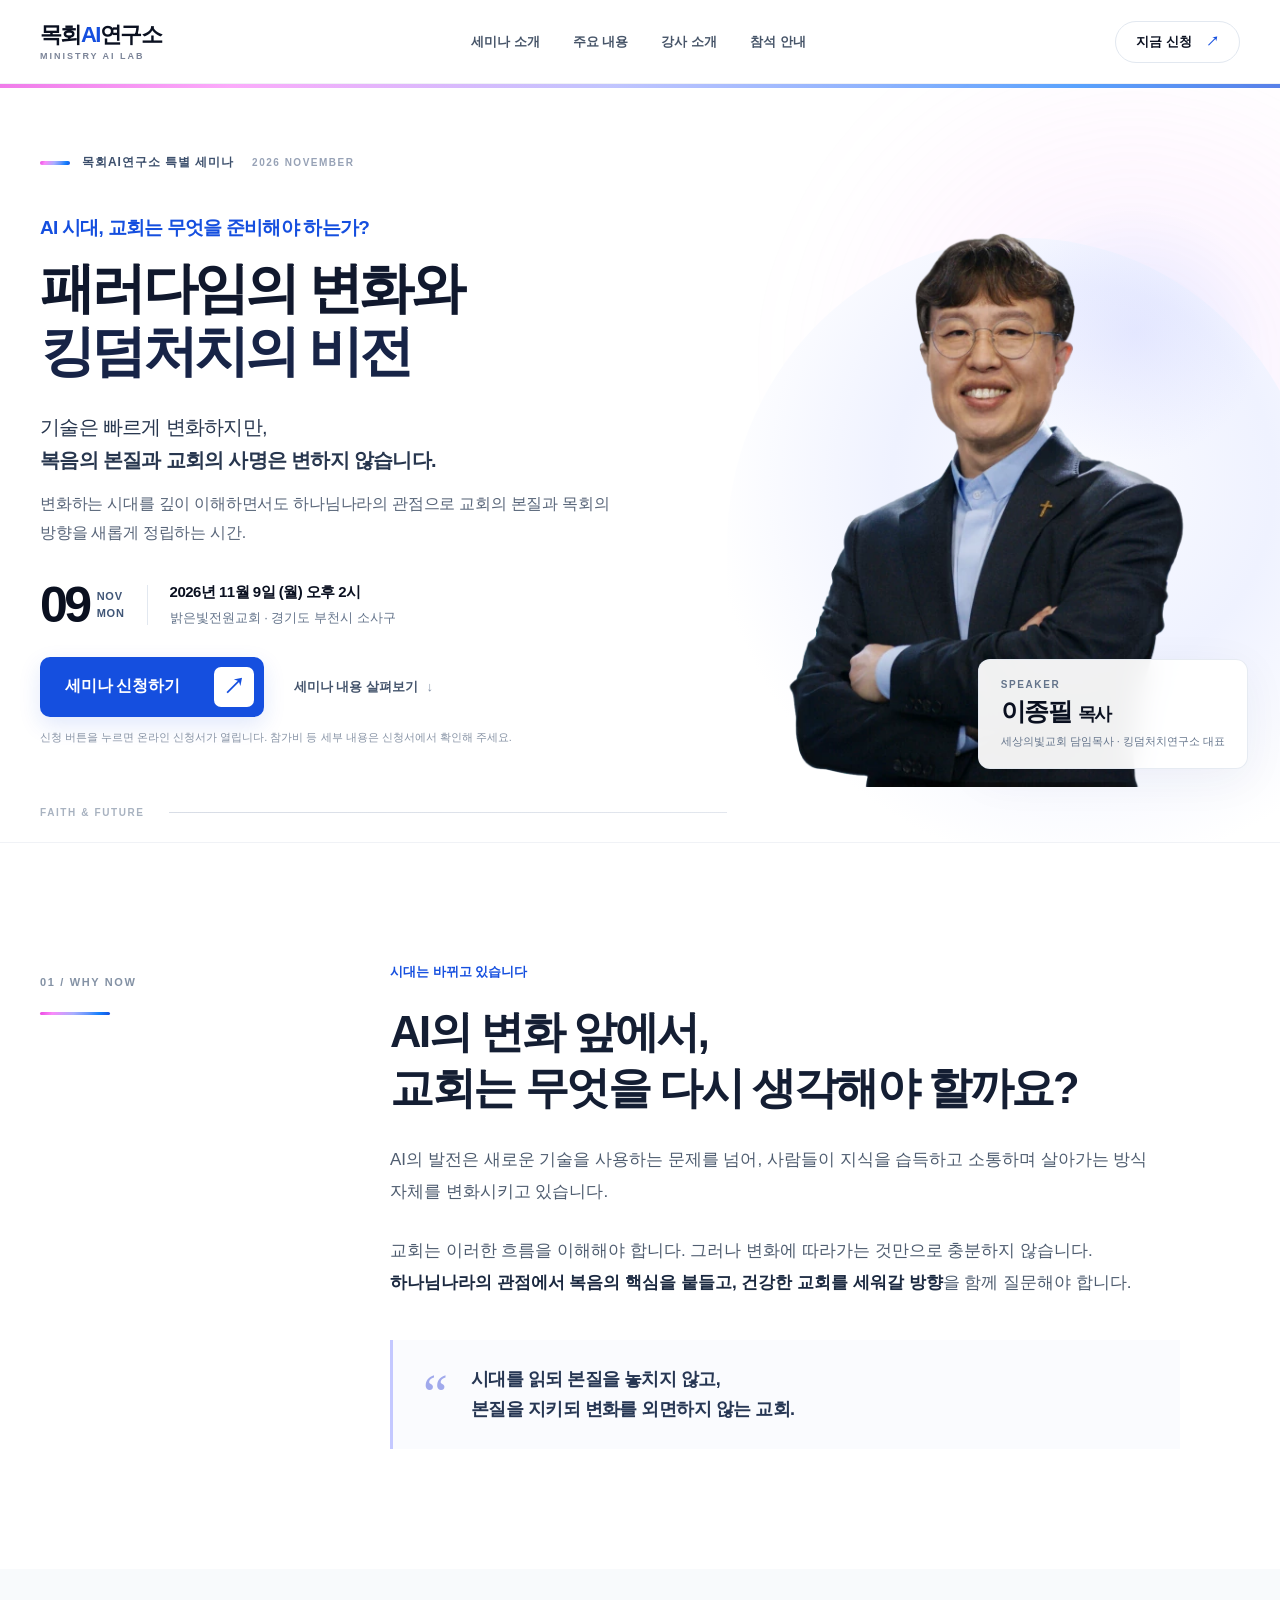
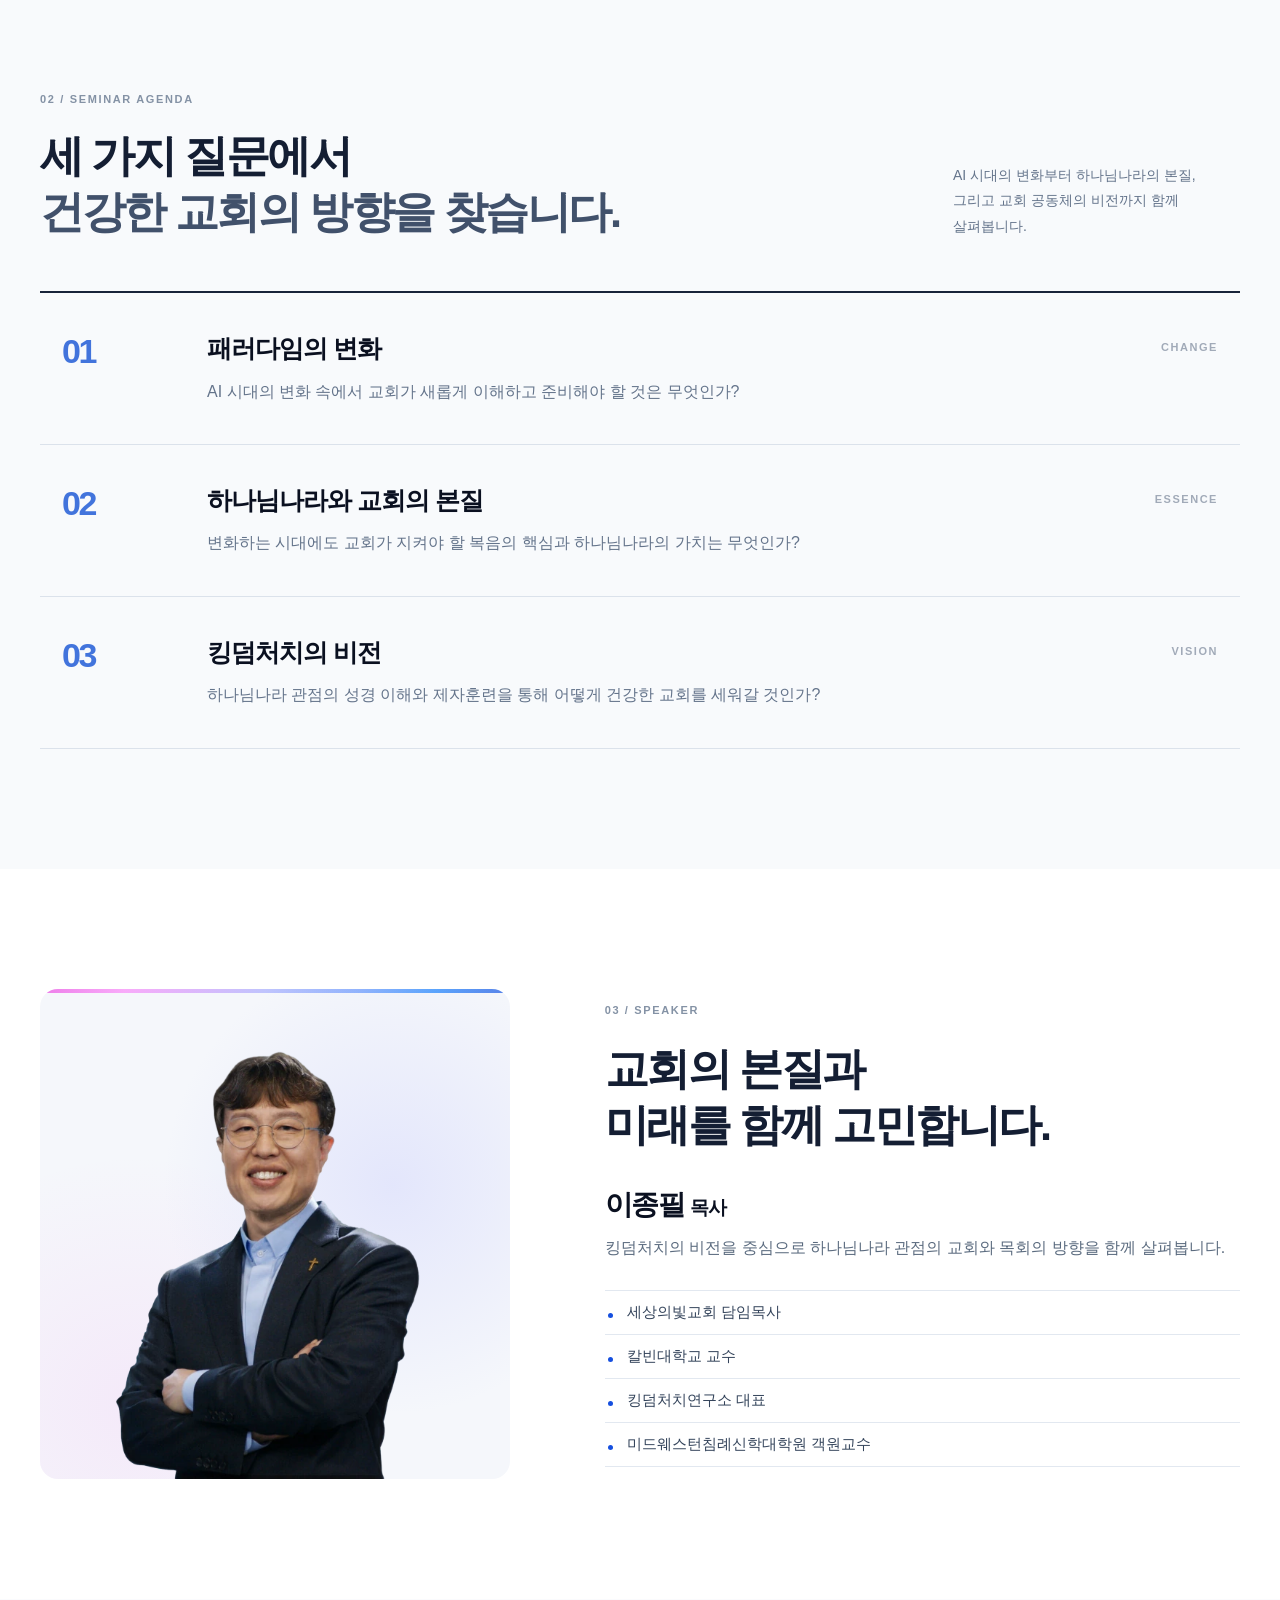
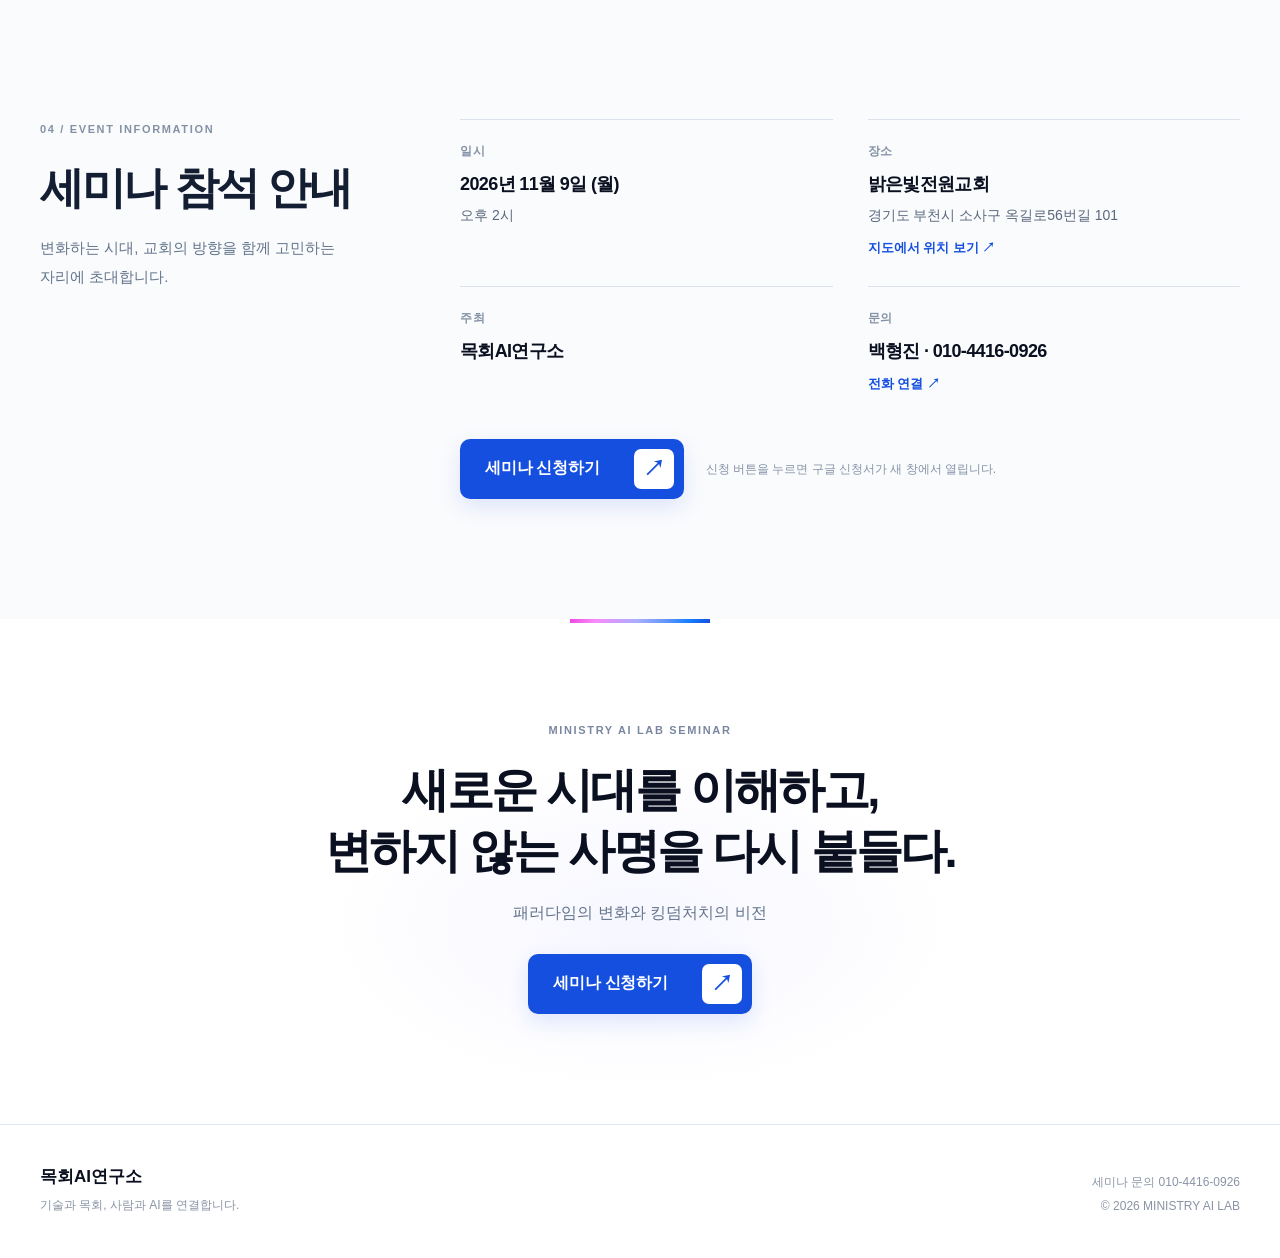
<file: landing/index.html>
<!doctype html>
<html lang="ko">
<head>
  <meta charset="utf-8">
  <meta name="viewport" content="width=device-width, initial-scale=1, viewport-fit=cover">
  <meta name="theme-color" content="#ffffff">
  <meta name="description" content="AI 시대, 교회는 무엇을 준비해야 하는가? 2026년 11월 9일 월요일 오후 2시, 밝은빛전원교회. 이종필 목사와 함께하는 목회AI연구소 세미나.">
  <meta property="og:type" content="website">
  <meta property="og:title" content="패러다임의 변화와 킹덤처치의 비전 | 목회AI연구소">
  <meta property="og:description" content="AI 시대, 교회는 무엇을 준비해야 하는가? 11월 9일 오후 2시, 밝은빛전원교회">
  <meta property="og:image" content="assets/og-preview.png">
  <title>패러다임의 변화와 킹덤처치의 비전 | 목회AI연구소</title>
  <link rel="preload" href="assets/speaker-lee-jongpil.webp" as="image" type="image/webp">
  <link rel="stylesheet" href="styles.css">
  <script src="script.js" defer></script>
</head>
<body>
  <a class="skip-link" href="#main">본문 바로가기</a>

  <header class="site-header">
    <div class="container nav-inner">
      <a class="brand" href="#top" aria-label="목회AI연구소 홈으로">
        <span class="brand-title">목회<span class="brand-ai">AI</span>연구소</span>
        <span class="brand-caption">MINISTRY AI LAB</span>
      </a>
      <nav class="desktop-nav" aria-label="페이지 내 이동">
        <a href="#about">세미나 소개</a>
        <a href="#agenda">주요 내용</a>
        <a href="#speaker">강사 소개</a>
        <a href="#information">참석 안내</a>
      </nav>
      <a class="header-action register-link" href="https://forms.gle/MtNb68xxpQVmZByk9" target="_blank" rel="noopener noreferrer" aria-label="세미나 온라인 신청 페이지 열기">지금 신청 <span aria-hidden="true">↗</span></a>
    </div>
  </header>

  <main id="main">
    <section class="hero" id="top" aria-labelledby="hero-title">
      <div class="hero-glow" aria-hidden="true"></div>
      <div class="container hero-grid">
        <div class="hero-copy">
          <div class="eyebrow"><span class="eyebrow-mark" aria-hidden="true"></span> 목회AI연구소 특별 세미나 <span class="eyebrow-tail">2026 NOVEMBER</span></div>
          <p class="hero-question">AI 시대, 교회는 무엇을 준비해야 하는가?</p>
          <h1 id="hero-title">패러다임의 변화와<br><span>킹덤처치의 비전</span></h1>
          <p class="hero-lead">기술은 빠르게 변화하지만,<br class="desktop-only"> <strong>복음의 본질과 교회의 사명은 변하지 않습니다.</strong></p>
          <p class="hero-description">변화하는 시대를 깊이 이해하면서도 하나님나라의 관점으로 교회의 본질과 목회의 방향을 새롭게 정립하는 시간.</p>
          <div class="hero-meta" aria-label="세미나 핵심 정보">
            <div class="meta-date"><span class="date-day">09</span><span class="date-month">NOV<br>MON</span></div>
            <div class="meta-divider" aria-hidden="true"></div>
            <div class="meta-info"><strong>2026년 11월 9일 (월) 오후 2시</strong><span>밝은빛전원교회 · 경기도 부천시 소사구</span></div>
          </div>
          <div class="hero-actions">
            <a class="primary-btn register-link" href="https://forms.gle/MtNb68xxpQVmZByk9" target="_blank" rel="noopener noreferrer" aria-label="세미나 온라인 신청 페이지 열기"><span class="register-label">세미나 신청하기</span> <span class="btn-icon" aria-hidden="true">↗</span></a>
            <a class="text-link" href="#agenda">세미나 내용 살펴보기 <span aria-hidden="true">↓</span></a>
          </div>
          <p class="hero-small">신청 버튼을 누르면 온라인 신청서가 열립니다. 참가비 등 세부 내용은 신청서에서 확인해 주세요.</p>
        </div>
        <div class="hero-visual" aria-label="강사 이종필 목사 사진">
          <div class="visual-ring" aria-hidden="true"></div>
          <div class="visual-wash" aria-hidden="true"></div>
          <picture><source srcset="assets/speaker-lee-jongpil.webp" type="image/webp"><img src="assets/speaker-lee-jongpil.png" width="561" height="640" alt="이종필 목사, 밝은 표정으로 팔짱을 끼고 있는 모습" fetchpriority="high"></picture>
          <div class="hero-speaker-tag"><span class="tag-label">SPEAKER</span><strong>이종필 <span>목사</span></strong><small>세상의빛교회 담임목사 · 킹덤처치연구소 대표</small></div>
        </div>
      </div>
      <div class="container bottom-trace"><span>FAITH & FUTURE</span><div class="trace-line" aria-hidden="true"></div><span>THE KINGDOM CHURCH</span></div>
    </section>

    <section class="intro section" id="about" aria-labelledby="about-title">
      <div class="container intro-layout">
        <div class="section-side"><span class="section-index">01 / WHY NOW</span><div class="accent-line" aria-hidden="true"></div></div>
        <div class="intro-main">
          <p class="section-kicker">시대는 바뀌고 있습니다</p>
          <h2 id="about-title">AI의 변화 앞에서,<br>교회는 무엇을 다시 생각해야 할까요?</h2>
          <p>AI의 발전은 새로운 기술을 사용하는 문제를 넘어, 사람들이 지식을 습득하고 소통하며 살아가는 방식 자체를 변화시키고 있습니다.</p>
          <p>교회는 이러한 흐름을 이해해야 합니다. 그러나 변화에 따라가는 것만으로 충분하지 않습니다. <strong>하나님나라의 관점에서 복음의 핵심을 붙들고, 건강한 교회를 세워갈 방향</strong>을 함께 질문해야 합니다.</p>
          <div class="statement"><span aria-hidden="true">“</span><p>시대를 읽되 본질을 놓치지 않고,<br>본질을 지키되 변화를 외면하지 않는 교회.</p></div>
        </div>
      </div>
    </section>

    <section class="agenda section" id="agenda" aria-labelledby="agenda-title">
      <div class="container">
        <div class="section-header"><div><span class="section-index">02 / SEMINAR AGENDA</span><h2 id="agenda-title">세 가지 질문에서<br><span>건강한 교회의 방향을 찾습니다.</span></h2></div><p>AI 시대의 변화부터 하나님나라의 본질, 그리고 교회 공동체의 비전까지 함께 살펴봅니다.</p></div>
        <div class="agenda-list">
          <article class="agenda-item"><span class="agenda-num">01</span><div class="agenda-content"><h3>패러다임의 변화</h3><p>AI 시대의 변화 속에서 교회가 새롭게 이해하고 준비해야 할 것은 무엇인가?</p></div><span class="agenda-keyword">CHANGE</span></article>
          <article class="agenda-item"><span class="agenda-num">02</span><div class="agenda-content"><h3>하나님나라와 교회의 본질</h3><p>변화하는 시대에도 교회가 지켜야 할 복음의 핵심과 하나님나라의 가치는 무엇인가?</p></div><span class="agenda-keyword">ESSENCE</span></article>
          <article class="agenda-item"><span class="agenda-num">03</span><div class="agenda-content"><h3>킹덤처치의 비전</h3><p>하나님나라 관점의 성경 이해와 제자훈련을 통해 어떻게 건강한 교회를 세워갈 것인가?</p></div><span class="agenda-keyword">VISION</span></article>
        </div>
      </div>
    </section>

    <section class="speaker-section section" id="speaker" aria-labelledby="speaker-title">
      <div class="container speaker-layout">
        <div class="speaker-photo"><div class="speaker-photo-field" aria-hidden="true"></div><picture><source srcset="assets/speaker-lee-jongpil.webp" type="image/webp"><img src="assets/speaker-lee-jongpil.png" width="561" height="640" loading="lazy" alt="세미나 강사 이종필 목사"></picture></div>
        <div class="speaker-copy"><span class="section-index">03 / SPEAKER</span><h2 id="speaker-title">교회의 본질과<br>미래를 함께 고민합니다.</h2><p class="speaker-name">이종필 <span>목사</span></p><p class="speaker-intro">킹덤처치의 비전을 중심으로 하나님나라 관점의 교회와 목회의 방향을 함께 살펴봅니다.</p><ul class="credentials"><li>세상의빛교회 담임목사</li><li>칼빈대학교 교수</li><li>킹덤처치연구소 대표</li><li>미드웨스턴침례신학대학원 객원교수</li></ul></div>
      </div>
    </section>

    <section class="info section" id="information" aria-labelledby="info-title">
      <div class="container info-layout">
        <div class="info-heading"><span class="section-index">04 / EVENT INFORMATION</span><h2 id="info-title">세미나 참석 안내</h2><p>변화하는 시대, 교회의 방향을 함께 고민하는 자리에 초대합니다.</p></div>
        <div class="info-content">
          <dl class="details-grid"><div><dt>일시</dt><dd><strong>2026년 11월 9일 (월)</strong><span>오후 2시</span></dd></div><div><dt>장소</dt><dd><strong>밝은빛전원교회</strong><span>경기도 부천시 소사구 옥길로56번길 101</span><a class="inline-link" href="https://www.google.com/maps/search/?api=1&amp;query=%EA%B2%BD%EA%B8%B0%EB%8F%84%20%EB%B6%80%EC%B2%9C%EC%8B%9C%20%EC%86%8C%EC%82%AC%EA%B5%AC%20%EC%98%A5%EA%B8%B8%EB%A1%9C56%EB%B2%88%EA%B8%B8%20101" target="_blank" rel="noopener noreferrer">지도에서 위치 보기 ↗</a></dd></div><div><dt>주최</dt><dd><strong>목회AI연구소</strong></dd></div><div><dt>문의</dt><dd><strong>백형진 · 010-4416-0926</strong><a class="inline-link" href="tel:01044160926">전화 연결 ↗</a></dd></div></dl>
          <div class="info-actions"><a class="primary-btn register-link" href="https://forms.gle/MtNb68xxpQVmZByk9" target="_blank" rel="noopener noreferrer" aria-label="세미나 온라인 신청 페이지 열기"><span class="register-label">세미나 신청하기</span><span class="btn-icon" aria-hidden="true">↗</span></a><p>신청 버튼을 누르면 구글 신청서가 새 창에서 열립니다.</p></div>
        </div>
      </div>
    </section>

    <section class="closing" aria-labelledby="closing-title"><div class="container closing-inner"><p class="closing-kicker">MINISTRY AI LAB SEMINAR</p><h2 id="closing-title">새로운 시대를 이해하고,<br>변하지 않는 사명을 다시 붙들다.</h2><p>패러다임의 변화와 킹덤처치의 비전</p><a class="primary-btn register-link" href="https://forms.gle/MtNb68xxpQVmZByk9" target="_blank" rel="noopener noreferrer" aria-label="세미나 온라인 신청 페이지 열기"><span class="register-label">세미나 신청하기</span><span class="btn-icon" aria-hidden="true">↗</span></a></div></section>
  </main>

  <footer class="site-footer"><div class="container footer-inner"><div><strong>목회AI연구소</strong><p>기술과 목회, 사람과 AI를 연결합니다.</p></div><div class="footer-right"><span>세미나 문의 010-4416-0926</span><span>© 2026 MINISTRY AI LAB</span></div></div></footer>

  <div class="mobile-sticky" aria-label="세미나 신청 바로가기"><div class="mobile-sticky-info"><strong>11월 9일(월) 오후 2시</strong><span>밝은빛전원교회</span></div><a class="register-link" href="https://forms.gle/MtNb68xxpQVmZByk9" target="_blank" rel="noopener noreferrer" aria-label="세미나 온라인 신청 페이지 열기"><span class="register-label">지금 신청</span> <span aria-hidden="true">↗</span></a></div>
</body>
</html>
</file>
<file: landing/styles.css>
:root{--ink:#0A1020;--navy:#111827;--body:#334155;--muted:#64748B;--blue:#154FDF;--hair:#E2E8F0;--soft:#F8FAFC;--fusion:linear-gradient(115deg,#EA48E1 0%,#FA8AF9 18%,#A8AEFE 48%,#6496FD 68%,#1580FD 84%,#154FDF 100%)}
*,*::before,*::after{box-sizing:border-box}html{scroll-behavior:smooth;scroll-padding-top:92px}body{margin:0;background:#fff;color:var(--ink);font-family:"Pretendard Variable","Pretendard","Noto Sans KR","Apple SD Gothic Neo","Malgun Gothic",sans-serif;-webkit-font-smoothing:antialiased;word-break:keep-all}a{color:inherit;text-decoration:none}img{max-width:100%;display:block}button,a{-webkit-tap-highlight-color:transparent}a:focus-visible{outline:3px solid #154FDF;outline-offset:5px}h1,h2,h3,p{margin:0}.container{width:min(1200px,calc(100% - 80px));margin-inline:auto}.skip-link{position:absolute;top:-100px;left:12px;background:#fff;padding:12px;z-index:999}.skip-link:focus{top:6px}.site-header{height:84px;position:relative;z-index:10;border-bottom:1px solid #f0f2f6;background:rgba(255,255,255,.97)}.nav-inner{height:100%;display:flex;align-items:center;justify-content:space-between;gap:30px}.brand{display:flex;flex-direction:column;gap:2px;flex-shrink:0}.brand-title{font-size:22px;font-weight:850;letter-spacing:-.07em;line-height:1.2}.brand-ai{color:var(--blue)}.brand-caption{font-size:9px;letter-spacing:.22em;color:#7b8498;font-weight:700}.desktop-nav{display:flex;align-items:center;gap:33px}.desktop-nav a{font-size:13px;font-weight:650;color:#475569}.desktop-nav a:hover,.inline-link:hover,.text-link:hover{color:var(--blue)}.header-action{font-size:13px;font-weight:800;display:inline-flex;align-items:center;gap:14px;border:1px solid var(--hair);border-radius:999px;padding:11px 20px;white-space:nowrap}.header-action span{color:var(--blue)}.header-action:hover{border-color:var(--blue)}
.hero{overflow:hidden;position:relative;padding-top:67px}.hero::before{content:"";position:absolute;top:0;left:0;right:0;height:4px;background:var(--fusion);opacity:.72}.hero-glow{pointer-events:none;position:absolute;right:-16%;top:-8%;height:680px;width:55%;border-radius:50%;background:radial-gradient(ellipse at 50% 50%,rgba(168,174,254,.16),rgba(250,138,249,.07) 38%,rgba(255,255,255,0) 70%);filter:blur(38px)}.hero-grid{display:grid;grid-template-columns:1.17fr .83fr;position:relative;min-height:615px;gap:24px}.hero-copy{position:relative;z-index:2;max-width:742px;padding-bottom:42px}.eyebrow{display:flex;align-items:center;gap:12px;font-size:12px;font-weight:800;letter-spacing:.08em;color:#3c4f6c;margin:3px 0 44px}.eyebrow-mark{width:30px;height:4px;background:var(--fusion);border-radius:4px;flex:0 0 30px}.eyebrow-tail{font-size:10px;color:#97a2b6;margin-left:6px;letter-spacing:.15em}.hero-question{font-size:19px;font-weight:750;color:var(--blue);letter-spacing:-.04em;margin-bottom:16px}.hero h1{font-size:clamp(44px,4.3vw,66px);line-height:1.14;letter-spacing:-.067em;font-weight:850;color:#10182d;white-space:nowrap}.hero h1 span{color:#172447}.hero-lead{font-size:20px;line-height:1.67;letter-spacing:-.035em;color:#27364e;margin-top:28px}.hero-lead strong{font-weight:800}.hero-description{max-width:605px;color:#586579;font-size:16px;line-height:1.8;letter-spacing:-.015em;margin-top:13px}.hero-meta{display:flex;align-items:center;margin-top:32px;gap:22px}.meta-date{display:flex;align-items:center;gap:8px}.date-day{font-weight:840;font-size:50px;letter-spacing:-.07em;line-height:1}.date-month{color:#405677;font-size:11px;font-weight:800;line-height:1.5;letter-spacing:.07em}.meta-divider{width:1px;height:40px;background:var(--hair)}.meta-info{display:flex;flex-direction:column;gap:7px}.meta-info strong{font-size:15px;letter-spacing:-.035em}.meta-info span{font-size:13px;color:var(--muted)}.hero-actions{display:flex;align-items:center;gap:30px;margin-top:27px}.primary-btn{display:inline-flex;justify-content:space-between;align-items:center;gap:34px;background:var(--blue);color:#fff;min-height:60px;padding:8px 10px 8px 25px;border-radius:10px;font-size:16px;font-weight:800;letter-spacing:-.015em;box-shadow:0 8px 22px rgba(21,79,223,.13);transition:transform .2s,background .2s}.primary-btn:hover{background:#0e42c4;transform:translateY(-2px)}.btn-icon{display:grid;place-items:center;width:40px;height:40px;color:var(--blue);background:#fff;border-radius:7px;font-size:22px}.text-link{font-size:13px;font-weight:750;color:#45556d;white-space:nowrap}.text-link span{color:#8492a7;margin-left:5px}.hero-small{color:#8793a5;font-size:11px;margin-top:13px}.hero-visual{align-self:end;height:604px;position:relative;z-index:1;isolation:isolate;display:flex;align-items:flex-end;justify-content:center}.visual-ring{position:absolute;inset:55px -80px -65px -25px;border-radius:50% 50% 0 0;background:radial-gradient(ellipse at 60% 40%,#fafbff 0%,#eff2ff 38%,#fff 74%);z-index:-2}.visual-wash{position:absolute;width:260px;height:260px;border-radius:50%;background:radial-gradient(circle,rgba(168,174,254,.18),transparent 70%);right:-25px;top:20px;z-index:-1}.hero-visual picture{height:100%;display:flex;align-items:flex-end;justify-content:center;width:100%}.hero-visual img{height:100%;width:auto;max-width:115%;object-fit:contain;object-position:bottom center}.hero-speaker-tag{position:absolute;right:-8px;bottom:18px;display:flex;flex-direction:column;min-width:260px;padding:19px 22px;border:1px solid rgba(226,232,240,.85);background:rgba(255,255,255,.94);box-shadow:0 10px 45px rgba(38,53,83,.055);backdrop-filter:blur(14px);border-radius:12px}.tag-label{font-size:10px;letter-spacing:.16em;font-weight:800;color:#64748B;margin-bottom:5px}.hero-speaker-tag strong{font-size:25px;font-weight:850;letter-spacing:-.05em}.hero-speaker-tag strong span{font-size:18px}.hero-speaker-tag small{font-size:11px;color:#64748b;margin-top:6px;white-space:nowrap}.bottom-trace{display:flex;align-items:center;gap:24px;color:#a8b2c0;font-size:10px;letter-spacing:.16em;font-weight:750;margin-top:20px;margin-bottom:24px}.trace-line{flex:1;height:1px;background:linear-gradient(to right,#d8dde6,#e9edf3)}
.section{padding:120px 0}.section-index{font-size:11px;letter-spacing:.15em;font-weight:800;color:#8492a5}.section-kicker{font-size:13px;font-weight:800;color:var(--blue);margin-bottom:24px}.intro{border-top:1px solid #f0f2f6}.intro-layout{display:grid;grid-template-columns:280px 1fr;gap:70px}.section-side{padding-top:9px}.accent-line{margin-top:22px;width:70px;height:3px;border-radius:10px;background:var(--fusion)}.intro-main{max-width:790px}.intro-main h2,.section-header h2,.speaker-copy h2,.info h2{font-size:clamp(32px,3.4vw,47px);line-height:1.28;letter-spacing:-.055em;font-weight:830;color:#141e33}.intro-main>p:not(.section-kicker){font-size:17px;line-height:1.85;color:#4f5d70;margin-top:28px}.intro-main>p strong{color:#1b2940;font-weight:800}.statement{display:flex;align-items:center;gap:23px;border-left:3px solid #c4c8ff;background:#fafbfe;padding:25px 30px;margin-top:42px}.statement>span{font-family:serif;font-size:56px;line-height:.9;color:#a0a9ec}.statement p{font-size:18px;font-weight:750;letter-spacing:-.03em;line-height:1.65;color:#263653}
.agenda{background:var(--soft)}.section-header{display:flex;justify-content:space-between;gap:40px;align-items:end;margin-bottom:50px}.section-header h2{margin-top:22px}.section-header h2 span{color:#41516b}.section-header>p{width:287px;font-size:14px;line-height:1.8;color:#64748B;padding-bottom:2px}.agenda-list{border-top:2px solid #18243a}.agenda-item{display:grid;grid-template-columns:120px 1fr 115px;gap:25px;padding:39px 22px;border-bottom:1px solid #dbe2eb;align-items:start}.agenda-num{font-weight:760;font-size:34px;letter-spacing:-.07em;color:#4274dc}.agenda-content h3{font-size:25px;line-height:1.35;letter-spacing:-.04em;font-weight:810}.agenda-content p{margin-top:12px;font-size:16px;line-height:1.7;color:#64748B}.agenda-keyword{font-size:11px;letter-spacing:.14em;text-align:right;color:#a1aab8;font-weight:800;padding-top:9px}
.speaker-section{overflow:hidden}.speaker-layout{display:grid;grid-template-columns:.85fr 1.15fr;align-items:center;gap:95px}.speaker-photo{height:490px;background:#f5f7fb;border-radius:18px;overflow:hidden;position:relative;display:flex;justify-content:center;align-items:flex-end}.speaker-photo:before{content:"";position:absolute;left:0;top:0;height:4px;width:100%;background:var(--fusion);opacity:.7}.speaker-photo-field{position:absolute;inset:0;background:radial-gradient(circle at 75% 40%,rgba(168,174,254,.23),transparent 50%),radial-gradient(circle at 20% 85%,rgba(234,72,225,.08),transparent 45%)}.speaker-photo picture{position:relative;height:95%;display:flex;justify-content:center;align-items:flex-end}.speaker-photo img{height:100%;width:auto;object-fit:contain;object-position:bottom}.speaker-copy h2{margin-top:24px}.speaker-name{font-size:28px;font-weight:850;letter-spacing:-.055em;margin-top:33px}.speaker-name span{font-size:19px}.speaker-intro{font-size:16px;line-height:1.8;color:#5b6b7f;margin-top:10px}.credentials{list-style:none;padding:0;margin:27px 0 0;border-top:1px solid var(--hair)}.credentials li{padding:12px 0 12px 22px;border-bottom:1px solid var(--hair);color:#34445b;font-size:15px;position:relative}.credentials li:before{content:"";width:5px;height:5px;background:var(--blue);border-radius:50%;position:absolute;left:3px;top:22px}
.info{background:#fafbfd}.info-layout{display:grid;grid-template-columns:340px 1fr;gap:80px}.info-heading h2{margin-top:24px}.info-heading p{font-size:15px;color:#64748B;line-height:1.9;margin-top:18px}.details-grid{display:grid;grid-template-columns:1fr 1fr;gap:0 35px;margin:0}.details-grid>div{border-top:1px solid #dbe2eb;padding:23px 0 29px}.details-grid dt{font-size:12px;font-weight:800;letter-spacing:.05em;color:#8492a5;margin-bottom:12px}.details-grid dd{margin:0;display:flex;flex-direction:column;gap:8px}.details-grid dd strong{font-size:18px;font-weight:820;letter-spacing:-.035em}.details-grid dd span{font-size:14px;color:#5a687d;line-height:1.65}.inline-link{width:fit-content;font-size:13px;font-weight:750;color:var(--blue);margin-top:4px}.info-actions{display:flex;align-items:center;gap:22px;flex-wrap:wrap;margin-top:17px}.info-actions p{font-size:12px;color:#8492a5;line-height:1.5}
.closing{position:relative;padding:105px 0 110px;text-align:center;overflow:hidden}.closing:before{content:"";position:absolute;top:0;left:calc(50% - 70px);width:140px;height:4px;background:var(--fusion)}.closing:after{content:"";z-index:-1;position:absolute;width:680px;height:360px;left:50%;top:25%;transform:translateX(-50%);background:radial-gradient(ellipse at center,rgba(168,174,254,.10),transparent 66%)}.closing-kicker{font-weight:800;letter-spacing:.15em;color:#7a87a0;font-size:11px}.closing h2{font-size:clamp(30px,3.7vw,48px);line-height:1.3;letter-spacing:-.055em;margin-top:23px}.closing-inner>p:nth-of-type(2){color:#64748B;font-size:16px;margin-top:21px}.closing .primary-btn{margin-top:30px}
.site-footer{border-top:1px solid var(--hair);padding:40px 0}.footer-inner{display:flex;justify-content:space-between;gap:30px}.footer-inner strong{font-size:17px}.footer-inner p,.footer-right{font-size:12px;line-height:1.8;color:#8a94a5;margin-top:7px}.footer-right{display:flex;flex-direction:column;text-align:right;gap:3px}.mobile-sticky{display:none}
@media(max-width:1100px){.desktop-nav{gap:17px}.hero h1{font-size:clamp(42px,4.6vw,54px)}.hero-grid{grid-template-columns:1.08fr .92fr}.hero-visual{height:555px}.hero-speaker-tag{right:0;min-width:225px;padding:13px}.hero-speaker-tag small{max-width:190px;white-space:normal}.intro-layout{grid-template-columns:180px 1fr;gap:44px}.speaker-layout{gap:55px}.info-layout{grid-template-columns:255px 1fr;gap:50px}}
@media(max-width:800px){.container{width:min(100% - 48px,720px)}.site-header{height:70px}.desktop-nav{display:none}.brand-title{font-size:20px}.header-action{padding:10px 14px}.hero{padding-top:35px}.hero-grid{grid-template-columns:1fr;min-height:0;gap:0}.hero-copy{max-width:680px;padding-bottom:0}.hero h1{font-size:clamp(36px,6.8vw,56px)}.eyebrow{margin-bottom:27px}.hero-question{font-size:16px}.hero-lead{font-size:17px;margin-top:21px}.hero-description{font-size:15px;max-width:620px}.hero-meta{margin-top:24px}.hero-visual{height:460px;width:min(100%,520px);margin:20px auto 0}.hero-speaker-tag{right:4%;bottom:13px}.visual-ring{inset:25px 0 -20px}.bottom-trace{margin-top:2px}.section{padding:83px 0}.intro-layout,.info-layout{grid-template-columns:1fr;gap:30px}.section-side{display:flex;justify-content:space-between;align-items:center}.accent-line{margin:0}.speaker-layout{gap:35px;grid-template-columns:.9fr 1.1fr}.speaker-photo{height:410px}.speaker-copy h2{font-size:30px}.section-header{align-items:start}.agenda-item{grid-template-columns:60px 1fr 80px}.agenda-keyword{font-size:9px}}
@media(max-width:520px){html{scroll-padding-top:64px}.container{width:calc(100% - 36px)}.site-header{height:64px}.brand-title{font-size:19px}.brand-caption{font-size:8px}.header-action{font-size:12px;padding:9px 12px;gap:8px}.hero{padding-top:29px}.hero-glow{top:290px;right:-40%;width:120%;height:480px}.eyebrow{font-size:10px;gap:8px;margin-bottom:27px;letter-spacing:.02em}.eyebrow-mark{width:23px;flex-basis:23px}.eyebrow-tail{display:none}.hero-question{font-size:14px;letter-spacing:-.045em;margin-bottom:12px}.hero h1{font-size:clamp(32px,8.5vw,41px);letter-spacing:-.065em;line-height:1.2}.hero-lead{font-size:16px;line-height:1.56;margin-top:19px}.hero-lead br{display:none}.hero-description{font-size:13px;line-height:1.7;margin-top:12px}.hero-meta{margin-top:25px;gap:14px}.date-day{font-size:40px}.date-month{font-size:9px}.meta-divider{height:37px}.meta-info strong{font-size:13px}.meta-info span{font-size:11px}.hero-actions{margin-top:22px;gap:10px;display:flex;flex-wrap:wrap}.hero-actions .primary-btn{width:100%}.hero-actions .text-link{margin-top:5px}.hero-small{font-size:10px;margin-top:12px}.primary-btn{min-height:56px;padding-left:20px;font-size:15px}.btn-icon{height:37px;width:37px}.hero-visual{height:370px;margin-top:25px}.hero-visual img{max-width:105%}.visual-ring{inset:8px 3px -9px}.hero-speaker-tag{right:0;bottom:8px;min-width:0;width:177px;padding:10px 12px;border-radius:10px}.hero-speaker-tag strong{font-size:19px}.hero-speaker-tag strong span{font-size:13px}.hero-speaker-tag small{font-size:9px;line-height:1.4}.tag-label{font-size:8px}.bottom-trace{margin-top:8px;margin-bottom:17px;gap:12px}.bottom-trace span{font-size:8px}.section{padding:72px 0}.intro-layout{gap:32px}.intro-main h2,.section-header h2,.speaker-copy h2,.info h2{font-size:30px;line-height:1.35}.section-kicker{margin-bottom:18px}.intro-main>p:not(.section-kicker){font-size:14px;margin-top:17px;line-height:1.85}.statement{margin-top:28px;padding:18px 16px;gap:10px}.statement>span{font-size:43px}.statement p{font-size:14px}.section-header{display:block;margin-bottom:33px}.section-header h2{margin-top:16px}.section-header>p{width:auto;margin-top:14px;font-size:13px}.agenda-item{grid-template-columns:42px 1fr;gap:13px;padding:26px 0}.agenda-num{font-size:24px}.agenda-content h3{font-size:20px}.agenda-content p{font-size:13px;line-height:1.8;margin-top:7px}.agenda-keyword{display:none}.speaker-layout{grid-template-columns:1fr;gap:33px}.speaker-photo{height:360px;max-width:370px;width:100%;margin-inline:auto}.speaker-copy h2{margin-top:16px}.speaker-name{margin-top:21px;font-size:25px}.speaker-intro{font-size:14px}.credentials{margin-top:22px}.credentials li{font-size:14px}.info-layout{gap:30px}.info-heading h2{margin-top:14px}.info-heading p{font-size:14px;margin-top:9px}.details-grid{grid-template-columns:1fr;gap:0}.details-grid>div{padding:17px 0 19px}.details-grid dt{margin-bottom:8px}.details-grid dd strong{font-size:16px}.details-grid dd span{font-size:13px}.info-actions{margin-top:12px;gap:12px}.info-actions .primary-btn{width:100%}.closing{padding:83px 0 98px}.closing h2{font-size:29px}.closing-inner>p:nth-of-type(2){font-size:14px}.closing .primary-btn{width:100%}.site-footer{padding:32px 0 108px}.footer-inner{flex-direction:column;gap:10px}.footer-right{text-align:left;font-size:11px}.mobile-sticky{position:fixed;bottom:0;left:0;right:0;padding:10px 18px calc(10px + env(safe-area-inset-bottom));background:rgba(255,255,255,.97);border-top:1px solid #e4e9f1;display:flex;align-items:center;justify-content:space-between;gap:15px;z-index:20;box-shadow:0 -8px 24px rgba(16,24,40,.04)}.mobile-sticky-info{display:flex;flex-direction:column;gap:3px}.mobile-sticky-info strong{font-size:12px;letter-spacing:-.04em}.mobile-sticky-info span{color:#64748b;font-size:11px}.mobile-sticky>a{flex-shrink:0;display:flex;gap:12px;align-items:center;justify-content:center;background:var(--blue);color:#fff;font-size:13px;font-weight:800;border-radius:8px;padding:14px 17px}.mobile-sticky>a span:last-child{font-size:18px;line-height:.7}}
@media(prefers-reduced-motion:reduce){*,*::before,*::after{scroll-behavior:auto!important;transition:none!important}}
</file>
